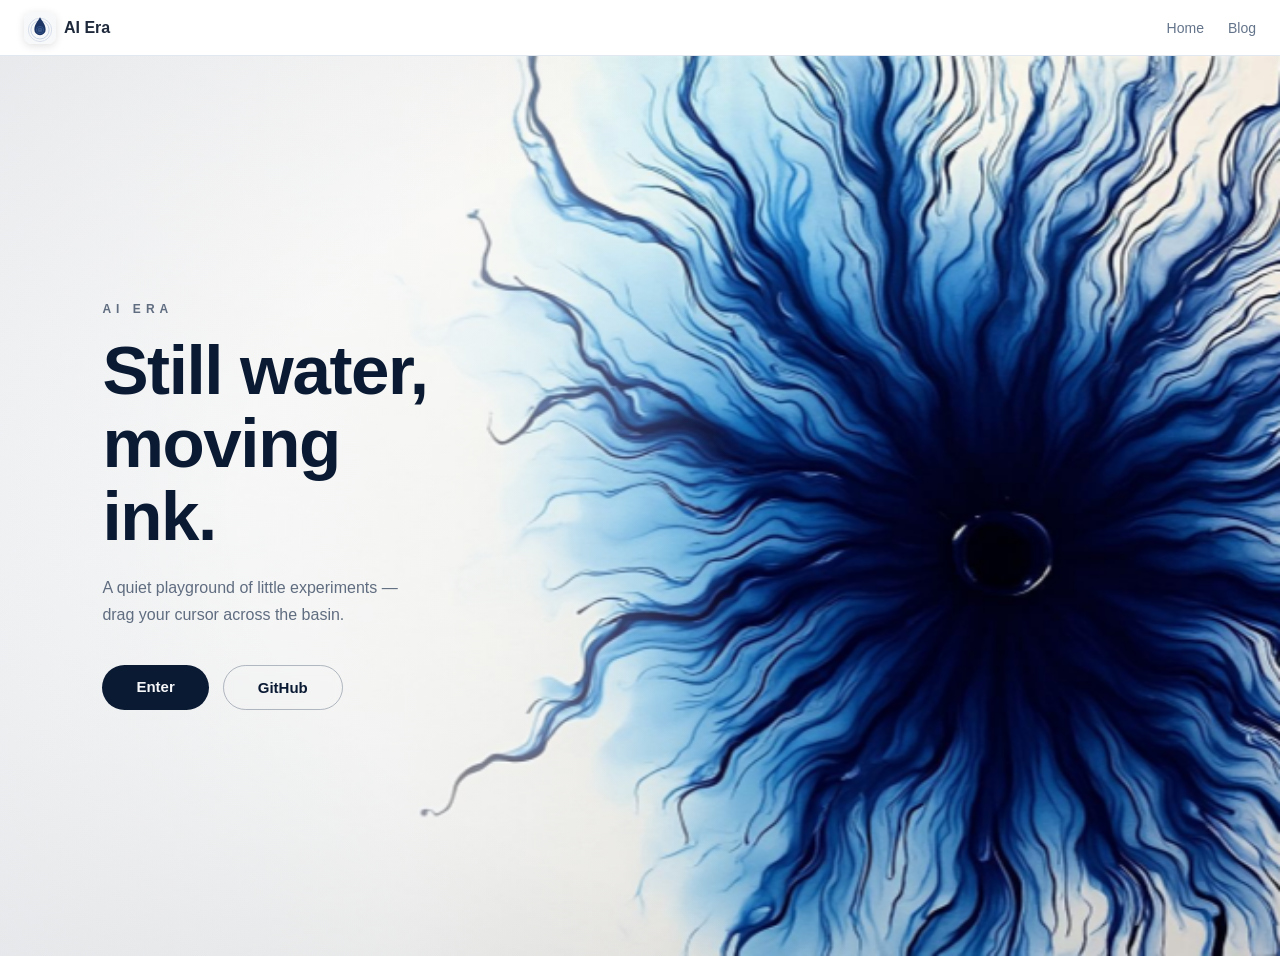
<file: index.html>
<!doctype html><html lang="en"><head><meta charset="UTF-8"/><meta name="viewport" content="width=device-width,initial-scale=1"/><title>AI Era</title><link rel="icon" href="/favicon.svg"><script defer="defer" src="/main.4ae27d7.js"></script><link href="/css/main.397f06f.css" rel="stylesheet"></head><body><div id="app"></div></body></html>
</file>
<file: css/main.397f06f.css>
.CldoPxuyI4imZjtVHSRW{align-items:center;color:#94a3b8;display:flex;font-size:13px;justify-content:center;padding:16px}.Qr12x1wN_6bGx4ydZMNf{border-radius:8px;box-shadow:0 2px 8px rgba(0,0,0,.12);display:block;object-fit:cover}.GT1r1qSIQ954SDMimHXa{background-color:#f6f7f9;display:flex;height:100vh;overflow:hidden;position:relative;width:100vw}.WrOrlVQVZo1wHkNWDgg1{inset:0;position:absolute}.WrOrlVQVZo1wHkNWDgg1 canvas{cursor:crosshair;display:block;height:100%;width:100%}.WrOrlVQVZo1wHkNWDgg1:after{background:radial-gradient(120% 90% at 85% 50%,transparent 55%,rgba(10,26,51,.08) 100%),linear-gradient(90deg,rgba(246,247,249,.92),rgba(246,247,249,.65) 30%,transparent 58%);content:"";inset:0;pointer-events:none;position:absolute}.Nx3CznrJCD9o6mG3tSiG{display:flex;flex:1;flex-direction:column;justify-content:center;max-width:560px;padding:0 8vw;position:relative;z-index:1}.igcywJhALsFtFbN2N0wa{color:#606d80;font-size:12px;font-weight:600;letter-spacing:.42em;margin:0 0 18px}.hmbjhtHqJLJ1PN63rQAa{color:#0a1a33;font-size:clamp(40px,5.4vw,72px);font-weight:700;letter-spacing:-.02em;line-height:1.05;margin:0}.Upq6Oj277ZY95nsB44_K{color:#606d80;font-size:16px;line-height:1.7;margin:22px 0 0}.YvLrfiDUm7YepWQrF0Di{display:flex;gap:14px;margin-top:36px}.AQ_aGBBIxHDEotcv1rqk{background-color:#0a1a33;border-radius:999px;color:#f6f7f9;font-size:15px;font-weight:600;padding:13px 34px;text-decoration:none;transition:transform .2s ease,box-shadow .2s ease,background-color .2s}.AQ_aGBBIxHDEotcv1rqk:hover{background-color:#16294a;box-shadow:0 8px 24px rgba(10,26,51,.25);transform:translateY(-1px)}.ctiDbKAOgFk2OPsHUcJi{backdrop-filter:blur(4px);background-color:transparent;border:1px solid rgba(96,109,128,.45);border-radius:999px;color:#0a1a33;font-size:15px;font-weight:600;padding:13px 34px;text-decoration:none;transition:border-color .2s,background-color .2s}.ctiDbKAOgFk2OPsHUcJi:hover{background-color:hsla(0,0%,100%,.5);border-color:#0a1a33}@media (max-width:720px){.Nx3CznrJCD9o6mG3tSiG{padding:0 28px}}.zb4BXYaObyHMPtkaA5Fb{background-color:#f6f7f9;min-height:calc(100vh - 56px);padding:64px 8vw 96px}.xGiN3AbRWGHdNMKw59ho{margin:0 auto 48px;max-width:880px}.MKT294w4tREJJzuWLpRr{color:#606d80;font-size:12px;font-weight:600;letter-spacing:.42em;margin:0 0 14px}.xUx1uSbjypUHYwUWwS7p{color:#0a1a33;font-size:clamp(34px,4vw,52px);font-weight:700;letter-spacing:-.02em;margin:0}.r0E98t1VKhJNZH1FRhUj{color:#606d80;font-size:15px;margin:12px 0 0}.aKckSOie1e263j_drPX8{display:flex;flex-direction:column;gap:18px;list-style:none;margin:0 auto;max-width:880px;padding:0}.bwEatRzwhDq7dAzzKcvW{margin:0}.xPeWtbcf7lbjlvkAhf9W{background-color:#fff;border:1px solid #e2e8f0;border-radius:14px;display:block;padding:26px 30px;text-decoration:none;transition:transform .2s ease,box-shadow .2s ease,border-color .2s}.xPeWtbcf7lbjlvkAhf9W:hover{border-color:#c9d4e4;box-shadow:0 10px 32px rgba(10,26,51,.08);transform:translateY(-2px)}.EL25KLz0FRfp8_aiggOx{align-items:center;display:flex;gap:12px;margin-bottom:12px}.XuPjxJBuFL_Sf8h8Prhr{background-color:rgba(28,53,100,.08);border-radius:999px;color:#1c3564;font-size:12px;font-weight:600;padding:3px 12px}.wC8a6L809Wk9KRVhlczT{color:#94a3b8;font-size:13px;font-variant-numeric:tabular-nums}.iofQolVEoELxpGJxxUoV{color:#94a3b8;font-size:12.5px;font-variant-numeric:tabular-nums}.iofQolVEoELxpGJxxUoV:before{color:#cbd5e1;content:"·";margin-right:10px}.Qs33HVKdWNRZtectlcWv{color:#0a1a33;font-size:21px;font-weight:650;letter-spacing:-.01em;margin:0}.bBQOz1Kjmy5sVFJBrs6U{color:#606d80;font-size:14.5px;line-height:1.75;margin:10px 0 14px}.FIdUxySbw9AHhRMrKzgR{color:#1c3564;font-size:13.5px;font-weight:600;opacity:.85;transition:opacity .2s,letter-spacing .25s}.xPeWtbcf7lbjlvkAhf9W:hover .FIdUxySbw9AHhRMrKzgR{letter-spacing:.02em;opacity:1}@media (max-width:720px){.zb4BXYaObyHMPtkaA5Fb{padding:44px 24px 72px}.xPeWtbcf7lbjlvkAhf9W{padding:22px}}.cbQ1zboQ5RTUvtFElPFj{background-color:#f6f7f9;min-height:calc(100vh - 56px);padding:64px 8vw 96px}.eWCZGiuttPP4fVqijAKy{margin:0 auto;max-width:720px}.rAg3xeSMIgh_zkLAoKVl{align-items:center;display:flex;gap:12px;margin-bottom:16px}.w7MswKqQwDEbZXsk8QCT{background-color:rgba(28,53,100,.08);border-radius:999px;color:#1c3564;font-size:12px;font-weight:600;padding:3px 12px}.ooexkShfQoUA8PlISKN2{color:#94a3b8;font-size:13px;font-variant-numeric:tabular-nums}.kI9XUZ8flMQk25JgqWSI{color:#94a3b8;font-size:12.5px;font-variant-numeric:tabular-nums}.kI9XUZ8flMQk25JgqWSI:before{color:#cbd5e1;content:"·";margin-right:10px}.o8CLv4gbsPh1d8o6rTsl{color:#0a1a33;font-size:clamp(28px,3.4vw,40px);font-weight:700;letter-spacing:-.02em;line-height:1.25;margin:0 0 28px}.GRfZcGJmh8TWajuUOyj3{color:#33415c;font-size:16px;line-height:1.9}.GRfZcGJmh8TWajuUOyj3 h3{color:#0a1a33;font-size:18px;font-weight:650;margin:30px 0 10px}.GRfZcGJmh8TWajuUOyj3 p{margin:14px 0}.GRfZcGJmh8TWajuUOyj3 ul{margin:12px 0;padding-left:22px}.GRfZcGJmh8TWajuUOyj3 ul li{margin:8px 0}.GRfZcGJmh8TWajuUOyj3 code{background-color:rgba(28,53,100,.07);border-radius:5px;color:#1c3564;font-family:SF Mono,Menlo,Consolas,monospace;font-size:.88em;padding:2px 7px}.GRfZcGJmh8TWajuUOyj3 pre{-webkit-overflow-scrolling:touch;background-color:rgba(28,53,100,.04);border-radius:8px;font-family:SF Mono,Menlo,Consolas,monospace;font-size:13px;line-height:1.6;margin:16px 0;overflow-x:auto;padding:16px}.GRfZcGJmh8TWajuUOyj3 strong{color:#0a1a33}.A3KvegnneYkvqzGqPxdg{color:#606d80;display:inline-block;font-size:14px;font-weight:500;margin-top:40px;text-decoration:none;transition:color .2s}.A3KvegnneYkvqzGqPxdg:hover{color:#1c3564}.puntOlw6pkSeUJtoKnpO{align-items:center;background-color:#fff;border-bottom:1px solid #e2e8f0;display:flex;height:56px;justify-content:space-between;padding:0 24px;position:sticky;top:0;width:100%;z-index:10}.EfbqicTN05OmOTm_5PVZ{align-items:center;display:flex;gap:8px;text-decoration:none}.Q2lBjwIo8ZIk6GWHdHQS{color:#1e293b;font-size:16px;font-weight:600}.ccqydxyKx1pX0pRf0HpB{display:flex;gap:24px}.ccqydxyKx1pX0pRf0HpB a{color:#64748b;font-size:14px;font-weight:500;text-decoration:none;transition:color .2s}.ccqydxyKx1pX0pRf0HpB a:hover{color:#4f46e5}*{box-sizing:border-box;margin:0;padding:0}body{-webkit-font-smoothing:antialiased;font-family:-apple-system,BlinkMacSystemFont,Segoe UI,PingFang SC,Hiragino Sans GB,Microsoft YaHei,sans-serif}
</file>
